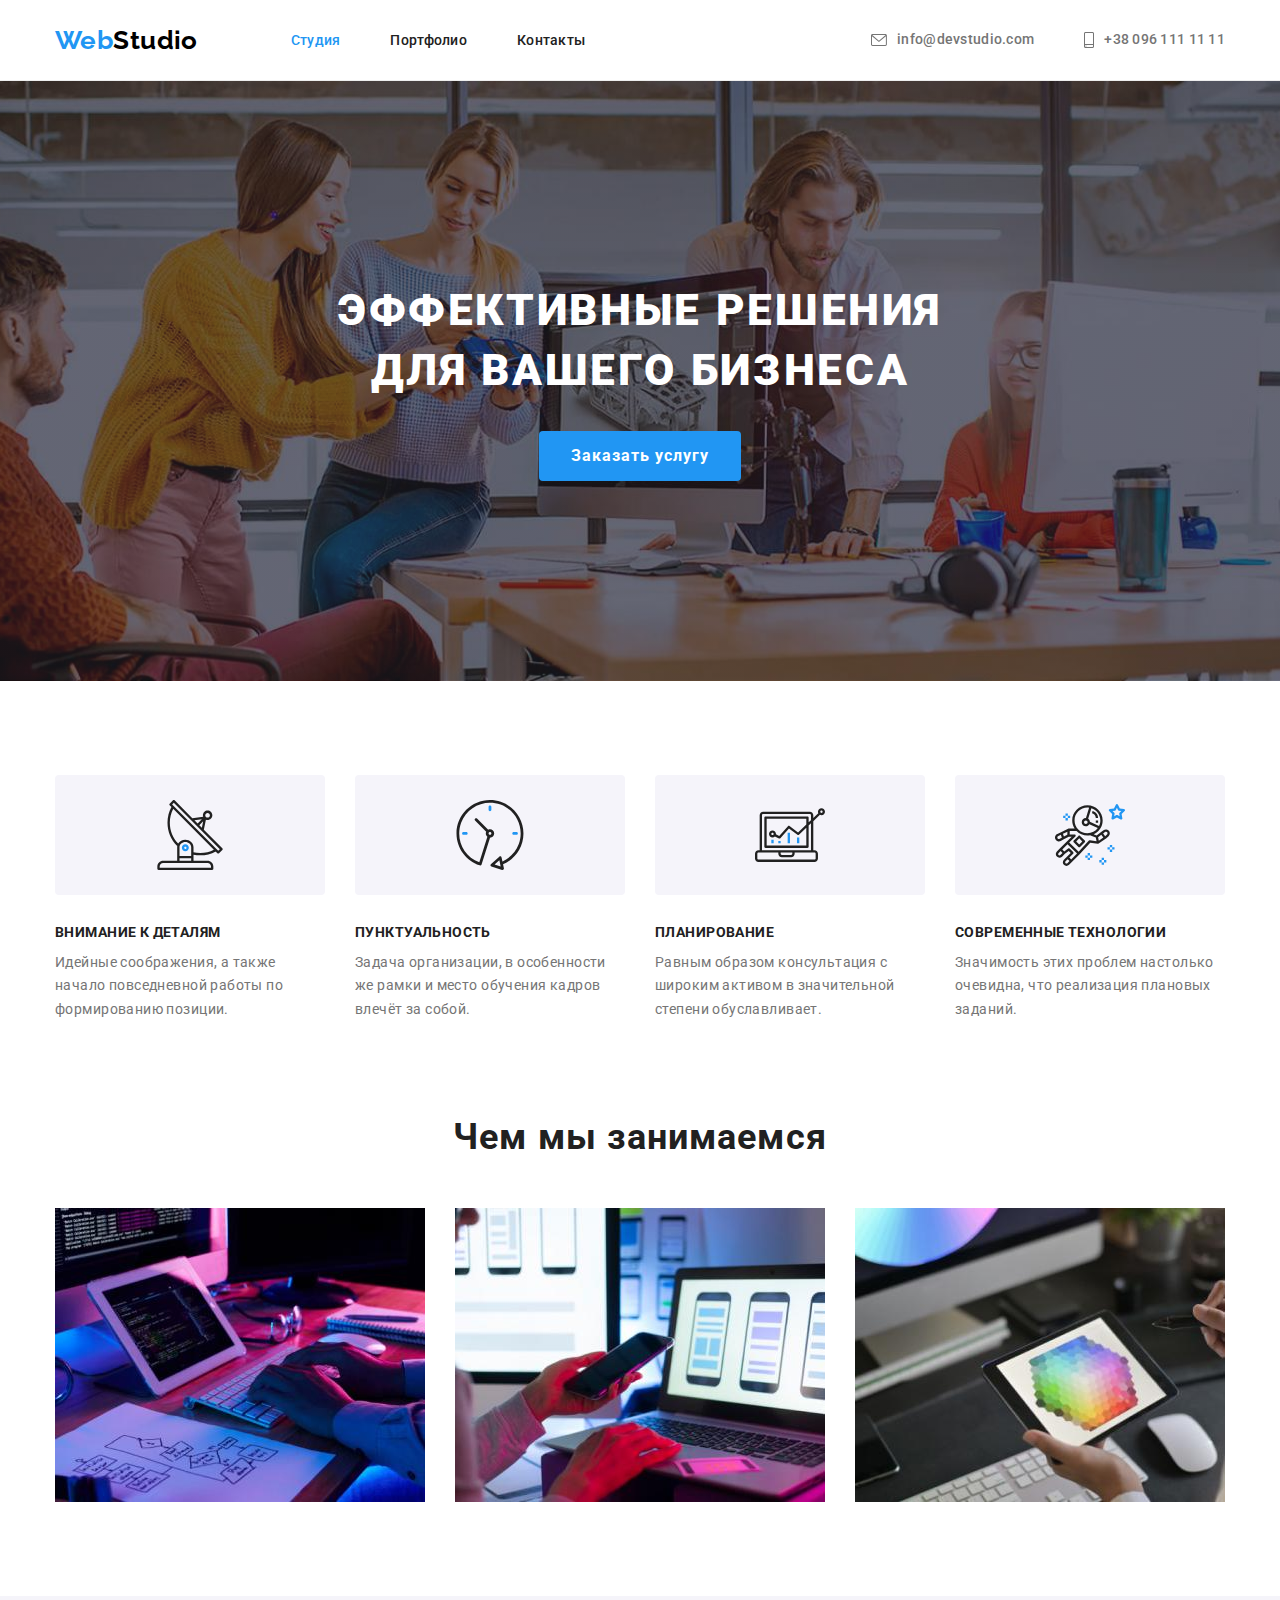
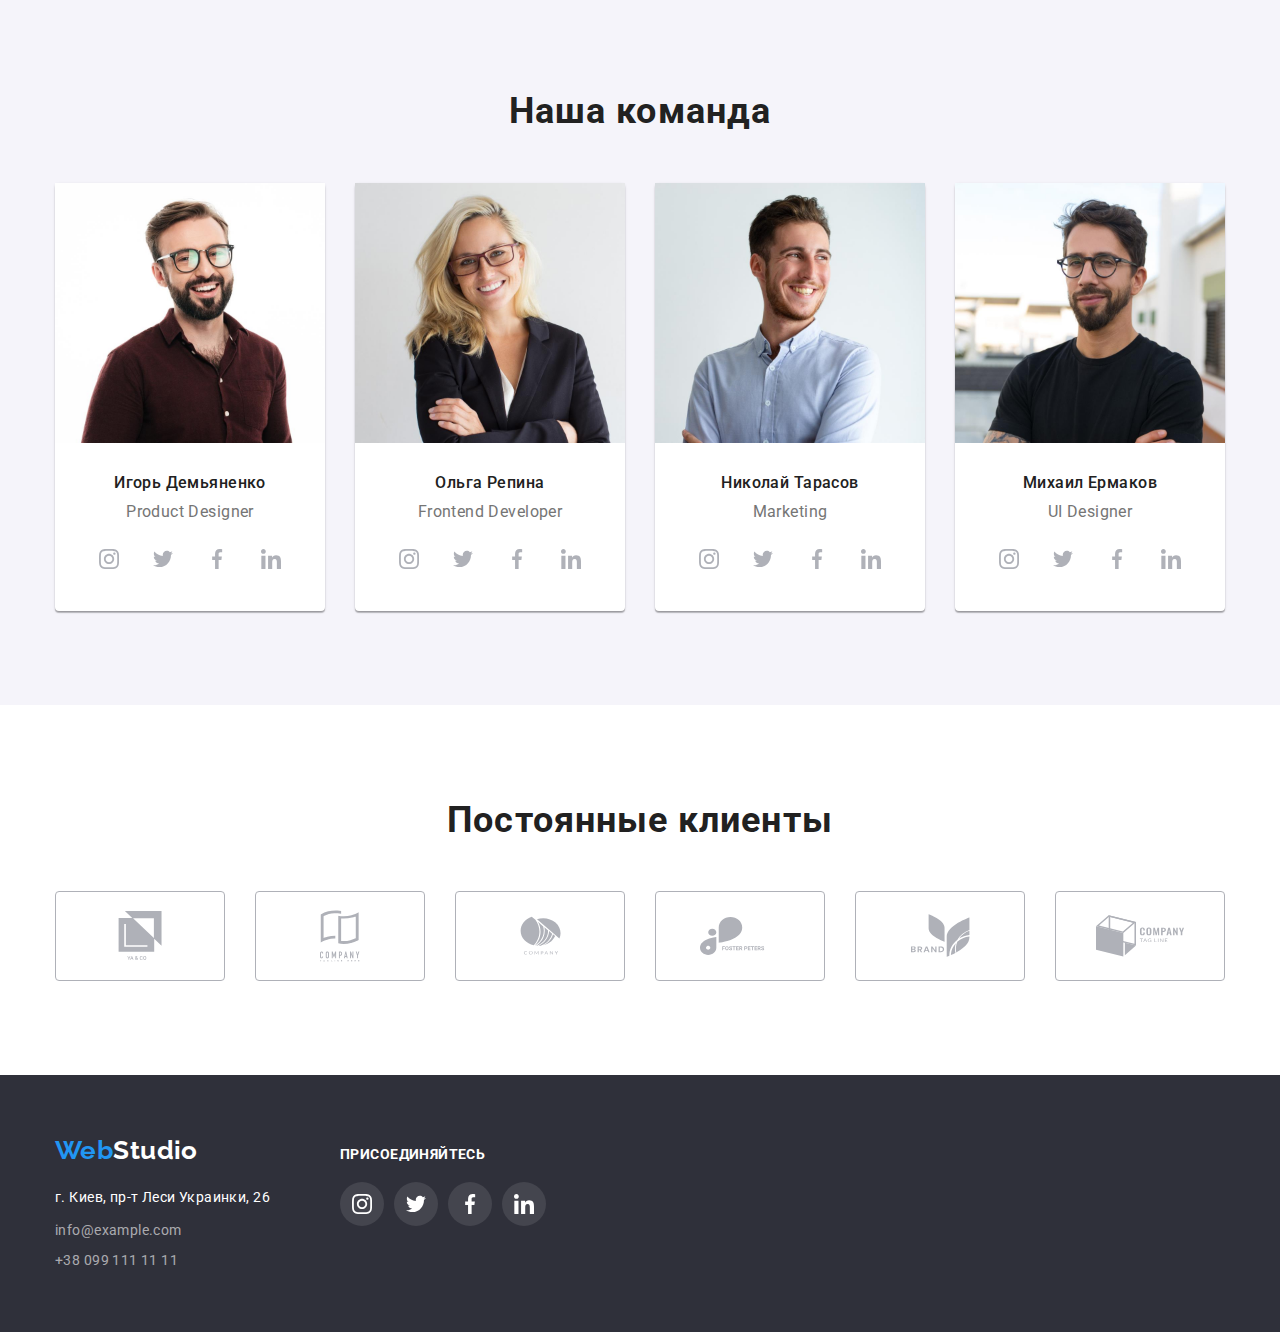
<file: index.html>
<!DOCTYPE html>
<html lang="ru">
  <head>
    <meta charset="UTF-8"/>
    <meta name="viewport" content="width=device-width, initial-scale=1.0"/>
    <title>goit-markup-hw-04</title>

    <link rel="preconnect" href="https://fonts.gstatic.com"/>
    <link
      href="https://fonts.googleapis.com/css2?family=Raleway:wght@700&family=Roboto:wght@400;500;700;900&display=swap"
      rel="stylesheet"/>

    <link rel="stylesheet" href="./css/modern-normalize.css"/>
    <link rel="stylesheet" href="./css/visually-hidden.css"/>

    <!-- Основные стили -->
    <link rel="stylesheet" href="./css/styles.css"/>
  </head>

  <body>
    <!--Шапка-->
    <header>
      <div class="container">
        <nav class="nav">
          <a href="./index.html" lang="en" class="logo">
            Web<span class="logo-part">Studio</span>
          </a>
          <ul class="nav-list">
            <li class="nav-list-item">
              <a href="./index.html" class="nav-link current-page">Студия</a>
            </li>
    
            <li class="nav-list-item">
              <a href="./portfolio.html" class="nav-link">Портфолио</a>
            </li>
    
            <li class="nav-list-item">
              <a href="#contacts" class="nav-link">Контакты</a>
            </li>
          </ul>
        </nav>
        <address class="address-list">
          <a href="mailto:info@devstudio.com" lang="en" class="address-item">
            <svg class="address-icon" width="16" height="12">
              <use href="./images/icons.svg#icon-envelope"></use>
            </svg>
            info@devstudio.com
          </a>
    
          <a href="tel:+380961111111" class="address-item">
            <svg class="address-icon" width="10" height="16">
              <use href="./images/icons.svg#icon-smartphone"></use>
            </svg>
            +38 096 111 11 11
          </a>
        </address>
      </div>
    </header>

    <main>
      <!--Герой-->
      <section class="hero">
        <h1 class="hero-title uppercase">
          Эффективные решения<br />для вашего бизнеса
        </h1>
        <button class="button">Заказать услугу</button>
      </section>

      <!--Преимущества-->
    <section class="features section">
      <div class="container">
        <h2 class="visually-hidden">Наши ценности</h2>
        <ul class="card-set">
          <li class="card">
            <div class="card-thumb">
              <svg class="features-icon" height="70" width="70">
                <use href="./images/icons.svg#icon-antenna"></use>
              </svg>
            </div>
            <h3 class="features-title uppercase">Внимание к деталям</h3>
            <p>
              Идейные соображения, а также начало повседневной работы по
              формированию позиции.
            </p>
          </li>
    
          <li class="card">
            <div class="card-thumb">
              <svg class="features-icon" height="70" width="70">
                <use href="./images/icons.svg#icon-clock"></use>
              </svg>
            </div>
            <h3 class="features-title uppercase">Пунктуальность</h3>
            <p>
              Задача организации, в особенности же рамки и место обучения
              кадров влечёт за собой.
            </p>
          </li>
    
          <li class="card">
            <div class="card-thumb">
              <svg class="features-icon" height="70" width="70">
                <use href="./images/icons.svg#icon-diagram"></use>
              </svg>
            </div>
            <h3 class="features-title uppercase">Планирование</h3>
            <p>
              Равным образом консультация с широким активом в значительной
              степени обуславливает.
            </p>
          </li>
    
          <li class="card">
            <div class="card-thumb">
              <svg class="features-icon" height="70" width="70">
                <use href="./images/icons.svg#icon-astronaut"></use>
              </svg>
            </div>
            <h3 class="features-title uppercase">Современные технологии</h3>
            <p>
              Значимость этих проблем настолько очевидна, что реализация
              плановых заданий.
            </p>
          </li>
        </ul>
       </div>
    </section>

      <!--Чем мы занимаемся-->
      <section class="about section">
        <div class="container">
          <h2 class="section-title">Чем мы занимаемся</h2>
          <ul class="card-set">
            <li class="about-card">
              <div class="card-thumb">
                <img
                  class="about-image"
                  src="./images/picture-1.jpg"
                  alt="Десктопные приложения"
                  width="370"
                />
              </div>
            </li>
            <li class="about-card">
              <div class="card-thumb">
                <img
                  class="about-image"
                  src="./images/picture-2.jpg"
                  alt="Мобильные приложения"
                  width="370"
                />
              </div>
            </li>
            <li class="about-card">
              <div class="card-thumb">
                <img
                  class="about-image"
                  src="./images/picture-3.jpg"
                  alt="Дизайнерские решения"
                  width="370"
                />
              </div>
            </li>
          </ul>
        </div>
      </section>

      <!--Наша команда-->
      <section class="team section">
        <div class="container">
          <h2 class="section-title">Наша команда</h2>
          <ul class="card-set">
            <li class="card-set-item">
              <div class="card-thumb">
                <img src="./images/picture-4.jpg" alt="Product Designer Игорь Демьяненко" width="270" />
              </div>
              <div class="card-content">
                <h3 class="card-title">Игорь Демьяненко</h3>
                <p class="card-item" lang="en">Product Designer</p>
                <ul class="social-links">
                  <li class="social-links-item">
                    <a class="social-link instagram" href="#" rel="nofollow noopener noreferrer" target="blanc">
                      <svg class="features-icon" height="20" width="20">
                        <use href="./images/icons.svg#icon-instagram"></use>
                      </svg>
                    </a>
                  </li>
      
                  <li class="social-links-item">
                    <a class="social-link twitter" href="#" rel="nofollow noopener noreferrer" target="blanc">
                      <svg class="features-icon" height="20" width="20">
                        <use href="./images/icons.svg#icon-twitter"></use>
                      </svg>
                    </a>
                  </li>
      
                  <li class="social-links-item">
                    <a class="social-link facebook" href="#" rel="nofollow noopener noreferrer" target="blanc">
                      <svg class="features-icon" height="20" width="20">
                        <use href="./images/icons.svg#icon-facebook"></use>
                      </svg>
                    </a>
                  </li>
      
                  <li class="social-links-item">
                    <a class="social-link linkedin" href="#" rel="nofollow noopener noreferrer" target="blanc">
                      <svg class="features-icon" height="20" width="20">
                        <use href="./images/icons.svg#icon-linkedin"></use>
                      </svg>
                    </a>
                  </li>
                </ul>
              </div>
            </li>
      
            <li class="card-set-item">
              <div class="card-thumb">
                <img src="./images/picture-5.jpg" alt="Frontend Developer Ольга Репина" width="270" />
              </div>
              <div class="card-content">
                <h3 class="card-title">Ольга Репина</h3>
                <p class="card-item" lang="en">Frontend Developer</p>
                <ul class="social-links">
                  <li class="social-links-item">
                    <a class="social-link instagram" href="#" rel="nofollow noopener noreferrer" target="blanc">
                      <svg class="features-icon" height="20" width="20">
                        <use href="./images/icons.svg#icon-instagram"></use>
                      </svg>
                    </a>
                  </li>
      
                  <li class="social-links-item">
                    <a class="social-link twitter" href="#" rel="nofollow noopener noreferrer" target="blanc">
                      <svg class="features-icon" height="20" width="20">
                        <use href="./images/icons.svg#icon-twitter"></use>
                      </svg>
                    </a>
                  </li>
      
                  <li class="social-links-item">
                    <a class="social-link facebook" href="#" rel="nofollow noopener noreferrer" target="blanc">
                      <svg class="features-icon" height="20" width="20">
                        <use href="./images/icons.svg#icon-facebook"></use>
                      </svg>
                    </a>
                  </li>
      
                  <li class="social-links-item">
                    <a class="social-link linkedin" href="#" rel="nofollow noopener noreferrer" target="blanc">
                      <svg class="features-icon" height="20" width="20">
                        <use href="./images/icons.svg#icon-linkedin"></use>
                      </svg>
                    </a>
                  </li>
                </ul>
              </div>
            </li>
      
            <li class="card-set-item">
              <div class="card-thumb">
                <img src="./images/picture-6.jpg" alt="Marketing Николай Тарасов" width="270" />
              </div>
              <div class="card-content">
                <h3 class="card-title">Николай Тарасов</h3>
                <p class="card-item" lang="en">Marketing</p>
                <ul class="social-links">
                  <li class="social-links-item">
                    <a class="social-link instagram" href="#" rel="nofollow noopener noreferrer" target="blanc">
                      <svg class="features-icon" height="20" width="20">
                        <use href="./images/icons.svg#icon-instagram"></use>
                      </svg>
                    </a>
                  </li>
      
                  <li class="social-links-item">
                    <a class="social-link twitter" href="#" rel="nofollow noopener noreferrer" target="blanc">
                      <svg class="features-icon" height="20" width="20">
                        <use href="./images/icons.svg#icon-twitter"></use>
                      </svg>
                    </a>
                  </li>
      
                  <li class="social-links-item">
                    <a class="social-link facebook" href="#" rel="nofollow noopener noreferrer" target="blanc">
                      <svg class="features-icon" height="20" width="20">
                        <use href="./images/icons.svg#icon-facebook"></use>
                      </svg>
                    </a>
                  </li>
      
                  <li class="social-links-item">
                    <a class="social-link linkedin" href="#" rel="nofollow noopener noreferrer" target="blanc">
                      <svg class="features-icon" height="20" width="20">
                        <use href="./images/icons.svg#icon-linkedin"></use>
                      </svg>
                    </a>
                  </li>
                </ul>
              </div>
            </li>
      
            <li class="card-set-item">
              <div class="card-thumb">
                <img src="./images/picture-7.jpg" alt="UI Designer Михаил Ермаков" width="270" />
              </div>
              <div class="card-content">
                <h3 class="card-title">Михаил Ермаков</h3>
                <p class="card-item" lang="en">UI Designer</p>
                <ul class="social-links">
                  <li class="social-links-item">
                    <a class="social-link instagram" href="#" rel="nofollow noopener noreferrer" target="blanc">
                      <svg class="features-icon" height="20" width="20">
                        <use href="./images/icons.svg#icon-instagram"></use>
                      </svg>
                    </a>
                  </li>
      
                  <li class="social-links-item">
                    <a class="social-link twitter" href="#" rel="nofollow noopener noreferrer" target="blanc">
                      <svg class="features-icon" height="20" width="20">
                        <use href="./images/icons.svg#icon-twitter"></use>
                      </svg>
                    </a>
                  </li>
      
                  <li class="social-links-item">
                    <a class="social-link facebook" href="#" rel="nofollow noopener noreferrer" target="blanc">
                      <svg class="features-icon" height="20" width="20">
                        <use href="./images/icons.svg#icon-facebook"></use>
                      </svg>
                    </a>
                  </li>
      
                  <li class="social-links-item">
                    <a class="social-link linkedin" href="#" rel="nofollow noopener noreferrer" target="blanc">
                      <svg class="features-icon" height="20" width="20">
                        <use href="./images/icons.svg#icon-linkedin"></use>
                      </svg>
                    </a>
                  </li>
                </ul>
              </div>
            </li>
          </ul>
        </div>
      </section>

      
      <!--Постоянные клиенты-->
      <section class="clients section">
        <div class="container">
          <h2 class="section-title">Постоянные клиенты</h2>
          <ul class="card-set">
            <li class="card-set-item">
              <a class="client-link" href="#" rel="nofollow noopener noreferrer" target="blanc">
                <svg class="features-icon" width="44.27" height="49.23">
                  <use href="./images/icons.svg#icon-logo"></use>
                </svg>
              </a>
            </li>
      
            <li class="card-set-item">
              <a class="client-link" href="#" rel="nofollow noopener noreferrer" target="blanc">
                <svg class="features-icon" width="40" height="52">
                  <use href="./images/icons.svg#icon-logo-1"></use>
                </svg>
              </a>
            </li>
      
            <li class="card-set-item">
              <a class="client-link" href="#" rel="nofollow noopener noreferrer" target="blanc">
                <svg class="features-icon" width="41" height="42.6">
                  <use href="./images/icons.svg#icon-logo-2"></use>
                </svg>
              </a>
            </li>
      
            <li class="card-set-item">
              <a class="client-link" href="#" rel="nofollow noopener noreferrer" target="blanc">
                <svg class="features-icon" width="79.66" height="42.02">
                  <use href="./images/icons.svg#icon-logo-3"></use>
                </svg>
              </a>
            </li>
      
            <li class="card-set-item">
              <a class="client-link" href="#" rel="nofollow noopener noreferrer" target="blanc">
                <svg class="features-icon" width="59" height="47">
                  <use href="./images/icons.svg#icon-logo-4"></use>
                </svg>
              </a>
            </li>
      
            <li class="card-set-item">
              <a class="client-link" href="#" rel="nofollow noopener noreferrer" target="blanc">
                <svg class="features-icon" width="88.48" height="45.44">
                  <use href="./images/icons.svg#icon-logo-5"></use>
                </svg>
              </a>
            </li>
          </ul>
        </div>
      </section>
      </main>

    <!--Футер-->
    <footer class="footer">
      <div class="container">
        <div class="footer-address-sidebar">
          <a href="./index.html" lang="en" class="logo">
            Web<span class="logo-part">Studio</span>
          </a>
          <address id="contacts" class="address-list">
            <a href="https://goo.gl/maps/3aquBBFfu6E2QgFt6" class="address-item map" rel="nofollow noopener noreferrer"
              target="blanc">
              г. Киев, пр-т Леси Украинки, 26
            </a>
    
            <a href="mailto:info@example.com" lang="en" class="address-item">
              info@example.com
            </a>
    
            <a href="tel:+380991111111" class="address-item">
              +38 099 111 11 11
            </a>
          </address>
        </div>
    
        <div class="footer-socials-sidebar">
          <p>присоединяйтесь</p>
    
          <ul class="social-links">
            <li class="social-links-item">
              <a class="social-link instagram" href="#" rel="nofollow noopener noreferrer" target="blanc">
                <svg class="features-icon" height="20" width="20">
                  <use href="./images/icons.svg#icon-instagram"></use>
                </svg>
              </a>
            </li>
    
            <li class="social-links-item">
              <a class="social-link twitter" href="#" rel="nofollow noopener noreferrer" target="blanc">
                <svg class="features-icon" height="20" width="20">
                  <use href="./images/icons.svg#icon-twitter"></use>
                </svg>
              </a>
            </li>
    
            <li class="social-links-item">
              <a class="social-link facebook" href="#" rel="nofollow noopener noreferrer" target="blanc">
                <svg class="features-icon" height="20" width="20">
                  <use href="./images/icons.svg#icon-facebook"></use>
                </svg>
              </a>
            </li>
    
            <li class="social-links-item">
              <a class="social-link linkedin" href="#" rel="nofollow noopener noreferrer" target="blanc">
                <svg class="features-icon" height="20" width="20">
                  <use href="./images/icons.svg#icon-linkedin"></use>
                </svg>
              </a>
            </li>
          </ul>
        </div>
      </div>
    </footer>
    </body>
    
    </html>
</file>
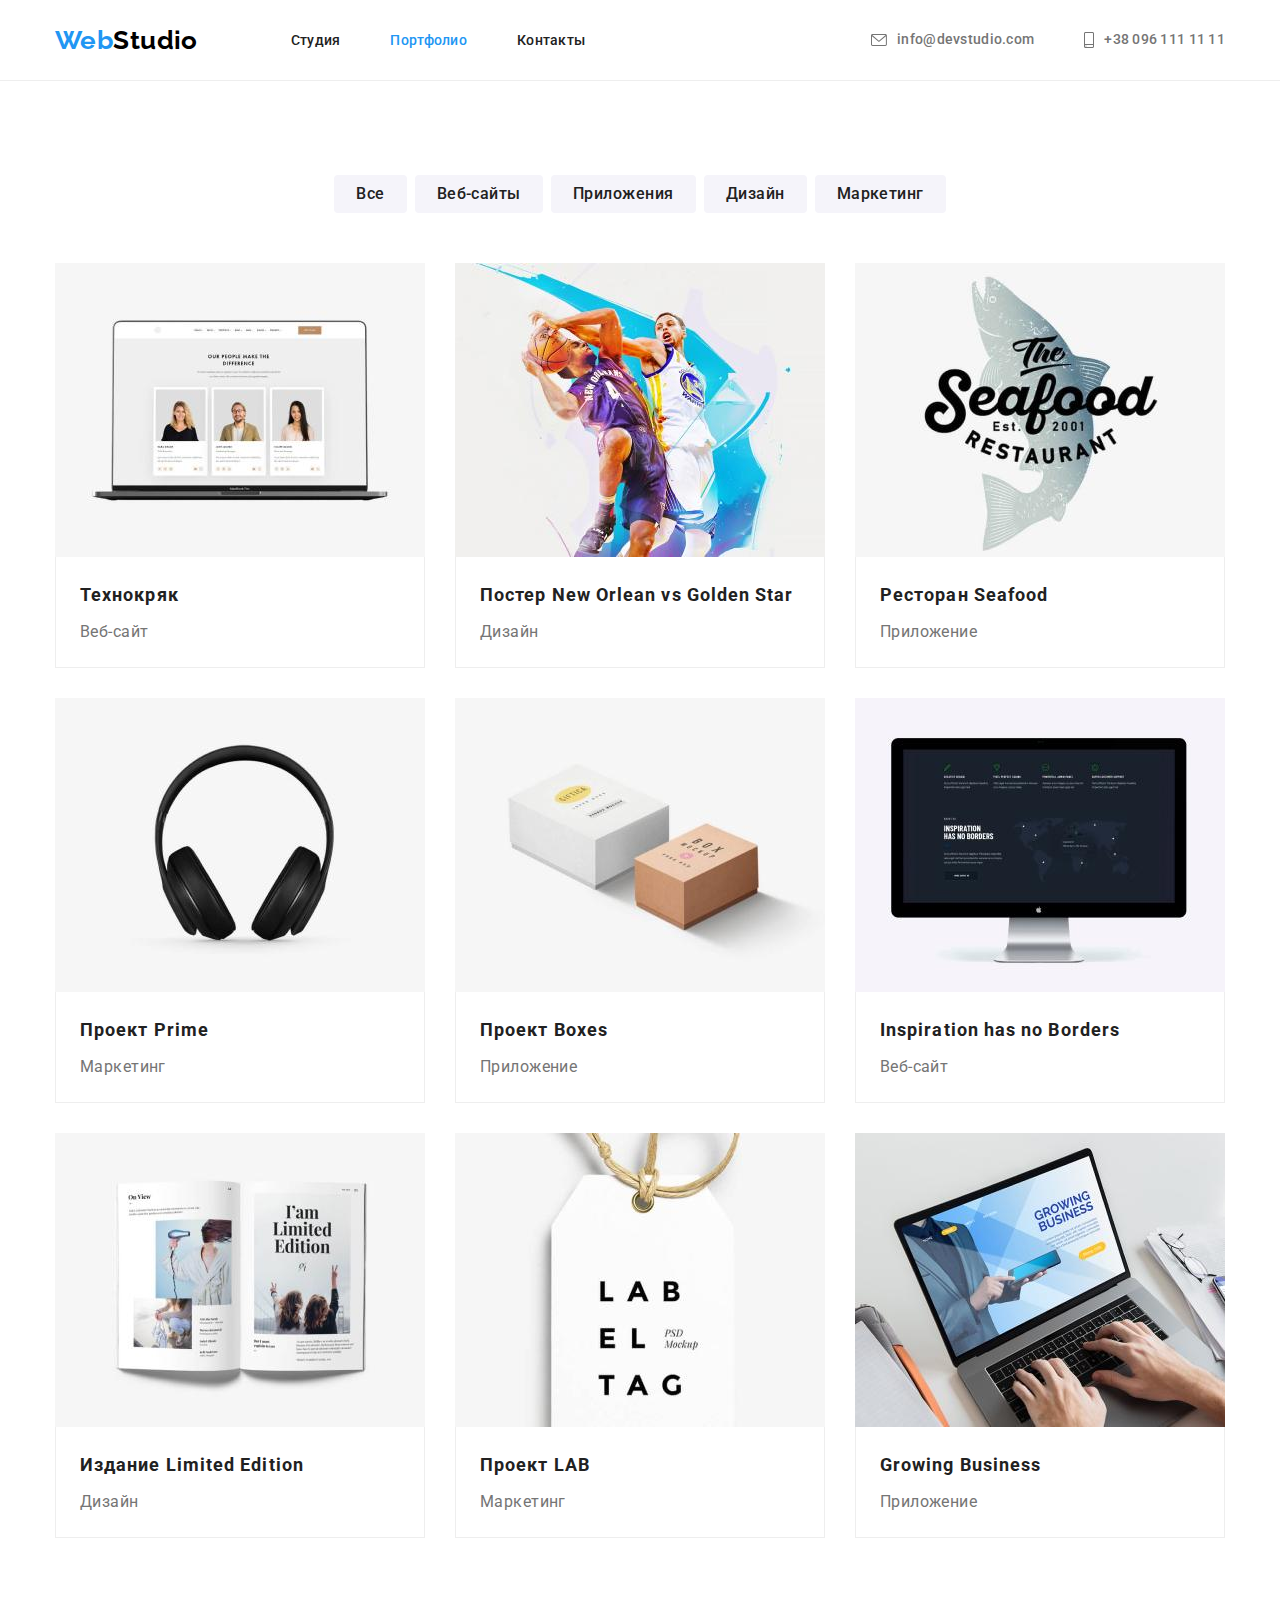
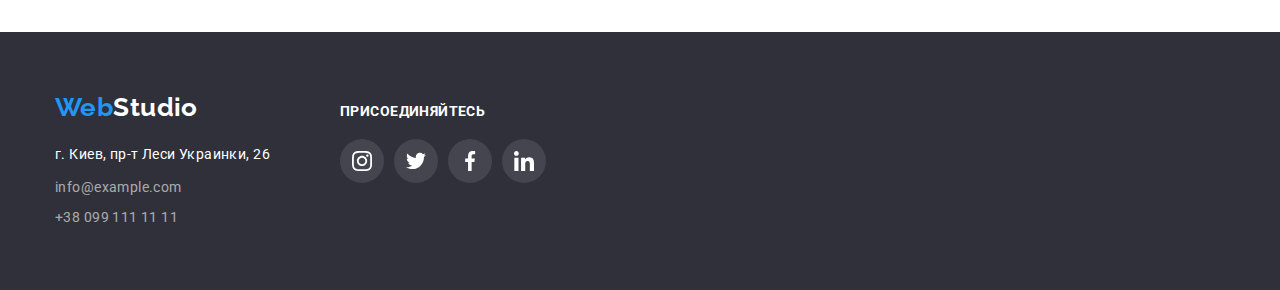
<file: portfolio.html>
<!DOCTYPE html>
<html lang="ru">
  <head>
    <meta charset="UTF-8" />
    <meta name="viewport" content="width=device-width, initial-scale=1.0"/>
    <title>goit-markup-hw-04</title>

    <link rel="preconnect" href="https://fonts.gstatic.com"/>
    <link
      href="https://fonts.googleapis.com/css2?family=Raleway:wght@700&family=Roboto:wght@400;500;700;900&display=swap"
      rel="stylesheet"
    />

    <link rel="stylesheet" href="./css/modern-normalize.css"/>
    <link rel="stylesheet" href="./css/visually-hidden.css"/>

    <!-- Основные стили -->
    <link rel="stylesheet" href="./css/styles.css"/>
  </head>

  <body>
    <header>
      <div class="container">
        <nav class="nav">
          <a href="./index.html" lang="en" class="logo">
            Web<span class="logo-part">Studio</span>
          </a>
          <ul class="nav-list">
            <li class="nav-list-item">
              <a href="./index.html" class="nav-link">Студия</a>
            </li>
  
            <li class="nav-list-item">
              <a href="./portfolio.html" class="nav-link current-page">Портфолио</a>
            </li>
  
            <li class="nav-list-item">
              <a href="#contacts" class="nav-link">Контакты</a>
            </li>
          </ul>
        </nav>
        <address class="address-list">
          <a href="mailto:info@devstudio.com" lang="en" class="address-item">
            <svg class="address-icon" width="16" height="12">
              <use href="./images/icons.svg#icon-envelope"></use>
            </svg>
            info@devstudio.com
          </a>
  
          <a href="tel:+380961111111" class="address-item">
            <svg class="address-icon" width="10" height="16">
              <use href="./images/icons.svg#icon-smartphone"></use>
            </svg>
            +38 096 111 11 11
          </a>
        </address>
      </div>
    </header>
  
    <main>
      <section class="portfolio section">
        <div class="container">
          <h1 class="visually-hidden">Портфолио</h1>
  
          <!-- Filter buttons -->
          <ul class="filter-set">
            <li class="filter-item">
              <button class="button">Все</button>
            </li>
  
            <li class="filter-item">
              <button class="button">Веб-сайты</button>
            </li>
  
            <li class="filter-item">
              <button class="button">Приложения</button>
            </li>
  
            <li class="filter-item">
              <button class="button">Дизайн</button>
            </li>
  
            <li class="filter-item">
              <button class="button">Маркетинг</button>
            </li>
          </ul>
  
          <!-- Portfolio cards -->
          <ul class="portfolio card-set">
            <li class="portfolio-item">
              <a href="#" class="portfolio-item-link">
                <div class="card-thumb">
                  <img src="./images/portfolio-1.jpg" width="370" alt="Веб-сайт Технокряк" />
                </div>
                <div class="portfolio-text">
                  <h2 class="portfolio-title">Технокряк</h2>
                  <p class="portfolio-type">Веб-сайт</p>
                </div>
              </a>
            </li>
  
            <li class="portfolio-item">
              <a href="#" class="portfolio-item-link">
                <div class="card-thumb">
                  <img src="./images/portfolio-2.jpg" width="370" alt="Дизайн Постер New Orlean vs Golden Star" />
                </div>
                <div class="portfolio-text">
                  <h2 class="portfolio-title">
                    Постер <span lang="en">New Orlean vs Golden Star</span>
                  </h2>
                  <p class="portfolio-type">Дизайн</p>
                </div>
              </a>
            </li>
  
            <li class="portfolio-item">
              <a href="#" class="portfolio-item-link">
                <div class="card-thumb">
                  <img src="./images/portfolio-3.jpg" width="370" alt="Приложение Ресторан Seafood" />
                </div>
                <div class="portfolio-text">
                  <h2 class="portfolio-title">
                    Ресторан <span lang="en">Seafood</span>
                  </h2>
                  <p class="portfolio-type">Приложение</p>
                </div>
              </a>
            </li>
  
            <li class="portfolio-item">
              <a href="#" class="portfolio-item-link">
                <div class="card-thumb">
                  <img src="./images/portfolio-4.jpg" width="370" alt="Приложение Проект Prime" />
                </div>
                <div class="portfolio-text">
                  <h2 class="portfolio-title">
                    Проект <span lang="en">Prime</span>
                  </h2>
                  <p class="portfolio-type">Маркетинг</p>
                </div>
              </a>
            </li>
  
            <li class="portfolio-item">
              <a href="#" class="portfolio-item-link">
                <div class="card-thumb">
                  <img src="./images/portfolio-5.jpg" width="370" alt="Приложение Проект Boxes" />
                </div>
                <div class="portfolio-text">
                  <h2 class="portfolio-title">
                    Проект <span lang="en">Boxes</span>
                  </h2>
                  <p class="portfolio-type">Приложение</p>
                </div>
              </a>
            </li>
  
            <li class="portfolio-item">
              <a href="#" class="portfolio-item-link">
                <div class="card-thumb">
                  <img src="./images/portfolio-6.jpg" width="370" alt="Веб-сайт Inspiration has no Borders" />
                </div>
                <div class="portfolio-text">
                  <h2 class="portfolio-title" lang="en">
                    Inspiration has no Borders
                  </h2>
                  <p class="portfolio-type">Веб-сайт</p>
                </div>
              </a>
            </li>
  
            <li class="portfolio-item">
              <a href="#" class="portfolio-item-link">
                <div class="card-thumb">
                  <img src="./images/portfolio-7.jpg" width="370" alt="Дизайн Издание Limited Edition" />
                </div>
                <div class="portfolio-text">
                  <h2 class="portfolio-title">
                    Издание <span lang="en">Limited Edition</span>
                  </h2>
                  <p class="portfolio-type">Дизайн</p>
                </div>
              </a>
            </li>
  
            <li class="portfolio-item">
              <a href="#" class="portfolio-item-link">
                <div class="card-thumb">
                  <img src="./images/portfolio-8.jpg" width="370" alt="Маркетинг Проект LAB" />
                </div>
                <div class="portfolio-text">
                  <h2 class="portfolio-title">
                    Проект <span lang="en">LAB</span>
                  </h2>
                  <p class="portfolio-type">Маркетинг</p>
                </div>
              </a>
            </li>
  
            <li class="portfolio-item">
              <a href="#" class="portfolio-item-link">
                <div class="card-thumb">
                  <img src="./images/portfolio-9.jpg" width="370" alt="Приложение Growing Business" />
                </div>
                <div class="portfolio-text">
                  <h2 class="portfolio-title" lang="en">Growing Business</h2>
                  <p class="portfolio-type">Приложение</p>
                </div>
              </a>
            </li>
          </ul>
        </div>
      </section>
    </main>
  
    <footer class="footer">
      <div class="container">
        <div class="footer-address-sidebar">
          <a href="./index.html" lang="en" class="logo">
            Web<span class="logo-part">Studio</span>
          </a>
          <address id="contacts" class="address-list">
            <a href="https://goo.gl/maps/3aquBBFfu6E2QgFt6" class="address-item map" rel="nofollow noopener noreferrer"
              target="blanc">
              г. Киев, пр-т Леси Украинки, 26
            </a>
  
            <a href="mailto:info@example.com" lang="en" class="address-item">
              info@example.com
            </a>
  
            <a href="tel:+380991111111" class="address-item">
              +38 099 111 11 11
            </a>
          </address>
        </div>
  
        <div class="footer-socials-sidebar">
          <p>присоединяйтесь</p>
  
          <ul class="social-links">
            <li class="social-links-item">
              <a class="social-link instagram" href="#" rel="nofollow noopener noreferrer" target="blanc">
                <svg class="features-icon" height="20" width="20">
                  <use href="./images/icons.svg#icon-instagram"></use>
                </svg>
              </a>
            </li>
  
            <li class="social-links-item">
              <a class="social-link twitter" href="#" rel="nofollow noopener noreferrer" target="blanc">
                <svg class="features-icon" height="20" width="20">
                  <use href="./images/icons.svg#icon-twitter"></use>
                </svg>
              </a>
            </li>
  
            <li class="social-links-item">
              <a class="social-link facebook" href="#" rel="nofollow noopener noreferrer" target="blanc">
                <svg class="features-icon" height="20" width="20">
                  <use href="./images/icons.svg#icon-facebook"></use>
                </svg>
              </a>
            </li>
  
            <li class="social-links-item">
              <a class="social-link linkedin" href="#" rel="nofollow noopener noreferrer" target="blanc">
                <svg class="features-icon" height="20" width="20">
                  <use href="./images/icons.svg#icon-linkedin"></use>
                </svg>
              </a>
            </li>
          </ul>
        </div>
      </div>
    </footer>
  </body>
  
  </html>
</file>
<file: css/visually-hidden.css>
.visually-hidden {
  position: absolute;
  width: 1px;
  height: 1px;
  margin: -1px;
  border: 0;
  padding: 0;

  white-space: nowrap;
  clip-path: inset(100%);
  clip: rect(0 0 0 0);
  overflow: hidden;
}
</file>
<file: css/styles.css>
:root {
  --accent-color: #2196f3;
  --hover-background-color: #188ce8;
  --secondary-color: #212121;
  --primary-color: #757575;
  --white-color: #ffffff;
  --border-color: #ececec;
  --secondary-background-color: #f5f4fa;
  --address-primary-color: rgba(255, 255, 255, 0.6);
  --black-color: #000000;
  --primary-background-color: #2f303a;
  --card-set-gap: 30px;
  --border-color: #eeeeee;
  --social-link-color: #afb1b8;
  --hero-bg-color: #c4c4c4;
  --hero-overlay-color: rgba(47, 48, 58, 0.4);
  --footer-socials-bg-color: rgba(255, 255, 255, 0.1);
  --box-shadow: 0px 1px 3px rgba(0, 0, 0, 0.12), 0px 1px 1px rgba(0, 0, 0, 0.14),
    0px 2px 1px rgba(0, 0, 0, 0.2);

  --portfolio-box-shadow: 0px 1px 1px rgba(0, 0, 0, 0.12),
    0px 4px 4px rgba(0, 0, 0, 0.06), 1px 4px 6px rgba(0, 0, 0, 0.16);
  --button-shadow: 0px 3px 1px rgba(0, 0, 0, 0.1),
    0px 1px 2px rgba(0, 0, 0, 0.08), 0px 2px 2px rgba(0, 0, 0, 0.12);
}

ul {
  list-style: none;
}

a {
  text-decoration: none;
  font-style: normal;
}

.uppercase {
  text-transform: uppercase;
}

body {
  font-family: "Roboto", sans-serif;
  font-weight: 400;
  font-size: 14px;
  line-height: 1.71;
  letter-spacing: 0.03em;
  background-color: var(--white-color);
  color: var(--primary-color);
}

.container {
  display: flex;
  width: 1200px;
  padding-left: 15px;
  padding-right: 15px;
  margin-left: auto;
  margin-right: auto;
}

header .container {
  display: flex;
  align-items: center;
  justify-content: space-between;
}

header .nav {
  display: flex;
  align-items: center;
}

header {
  border-bottom: 1px solid var(--border-color);
}

h1,
h2,
h3,
h4,
h5,
h6,
p,
ul {
  margin: 0;
  padding: 0;
}

.card-set {
  display: flex;
  flex-wrap: wrap;

  list-style: none;
  padding: 0;
  margin: 0;

  margin-top: calc(-1 * var(--card-set-gap));
  margin-left: calc(-1 * var(--card-set-gap));
}

.card-set-item {
  flex-basis: calc(100% / 4 - var(--card-set-gap));

  margin-top: var(--card-set-gap);
  margin-left: var(--card-set-gap);

  box-shadow: var(--box-shadow);

  border-radius: 4px;
  text-align: center;

  background-color: var(--white-color);
}

.card-thumb {
  display: block;
}

img {
  display: block;
  max-width: 100%;
  height: 100%;
  object-fit: cover;
}

.card-content {
  padding: 30px 32px;
  text-align: center;
}

.hero {
  display: flex;
  flex-direction: column;
  justify-content: center;
  align-items: center;

  max-width: 1600px;
  margin-left: auto;
  margin-right: auto;

  background-color: var(--hero-bg-color);
  background-image: linear-gradient(
      to top,
      var(--hero-overlay-color),
      var(--hero-overlay-color)
    ),
    url(../images/hero.jpg);

  background-repeat: no-repeat;
  background-size: cover;
  background-position: center;

  color: var(--white-color);
}

.hero-title {
  margin-top: 200px;
  margin-bottom: 30px;

  font-weight: 900;
  font-size: 44px;
  line-height: 1.36;
  letter-spacing: 0.06em;

  text-align: center;
}

.hero .button {
  display: block;
  margin-bottom: 200px;
  padding: 10px 32px;
  font-weight: 700;
  color: currentColor;
  font-size: 16px;
  line-height: 1.87;
  letter-spacing: 0.06em;
  background-color: var(--accent-color);
  border: none;
  text-align: center;
}

.button {
  font-weight: 500;
  color: var(--secondary-color);
  font-size: 16px;
  line-height: 1.62;
  letter-spacing: 0.03em;
  background-color: var(--secondary-background-color);
  border: none;
  padding: 6px 22px;
  border-radius: 4px;
  cursor: pointer;
}

.button:hover,
.button:focus {
  color: var(--white-color);
  background-color: var(--accent-color);
  outline: none;

  box-shadow: var(--button-shadow);
}

.hero .button:hover,
.hero .button:focus {
  background-color: var(--hover-background-color);
  outline: none;
}

.logo {
  margin-right: 93px;
  font-family: "Raleway", sans-serif;
  font-weight: 700;
  font-size: 26px;
  line-height: 1.19;
  color: var(--accent-color);
}

.logo:hover,
.logo:focus {
  outline: none;
}

header .logo-part {
  color: var(--black-color);
}

.nav-list {
  display: flex;
}

.nav-list-item:not(.nav-list-item:last-child) {
  margin-right: 50px;
}

.nav-link {
  display: inline-block;
  padding-top: 32px;
  padding-bottom: 32px;

  color: var(--secondary-color);
  font-weight: 500;
  line-height: 1.1428;
  letter-spacing: 0.02em;
}

.nav-link:hover,
.nav-link:focus {
  color: var(--accent-color);
  outline: none;
}

.current-page {
  color: var(--accent-color);
}

.current-page:hover,
.current-page:focus {
  color: var(--hover-background-color);
}

.features-title {
  margin-bottom: 10px;
  font-size: 14px;
  line-height: 1.14;
  color: var(--secondary-color);
}

.section {
  padding-top: 94px;
  padding-bottom: 94px;
}

.section-title {
  margin-bottom: 50px;
  font-weight: 700;
  font-size: 36px;
  letter-spacing: 0.03em;
  line-height: 1.17;
  color: var(--secondary-color);
}

.team {
  background-color: var(--secondary-background-color);
}

.team .card-thumb {
  max-height: 260px;
}

.card {
  background-color: var(--white-color);
  max-width: 270px;
}

.portfolio .container {
  flex-direction: column;
}

.portfolio-item {
  background-color: var(--white-color);

  flex-basis: calc(100% / 3 - var(--card-set-gap));

  margin-top: var(--card-set-gap);
  margin-left: var(--card-set-gap);
}

.portfolio-item-link {
  display: block;
  color: var(--primary-color);
}

.portfolio-item-link:hover,
.portfolio-item-link:focus {
  outline: none;
  box-shadow: var(--portfolio-box-shadow);
}

.portfolio-title {
  margin-bottom: 4px;
  font-weight: 700;
  font-size: 18px;
  letter-spacing: 0.06em;
  line-height: 2;
  color: var(--secondary-color);
}

.portfolio-type {
  font-size: 16px;
  line-height: 1.875;
}

.portfolio-text {
  padding: 20px 24px;

  border-bottom: 1px solid var(--border-color);
  border-left: 1px solid var(--border-color);
  border-right: 1px solid var(--border-color);
}

.portfolio .card-thumb {
  max-height: 294px;
}

.card-title {
  color: var(--secondary-color);
  font-weight: 500;
  font-size: 16px;
  line-height: 1.19;
}

.card-item {
  margin-top: 10px;

  color: var(--primary-color);
  font-size: 16px;
  line-height: 1.19;
}

.footer .logo-part {
  color: var(--white-color);
}

.footer .logo {
  margin-right: 0;
  margin-bottom: 20px;
}

.footer .logo:hover,
.footer .logo:focus {
  outline: none;
}

.footer {
  padding-top: 60px;
  padding-bottom: 60px;
  background-color: var(--primary-background-color);
}

.footer > .container {
  display: flex;
  flex-direction: row;
  justify-content: flex-start;
  align-items: baseline;
}

.footer-address-sidebar {
  display: flex;
  flex-direction: column;
  justify-content: flex-start;
  align-items: flex-start;
}

.footer .address-item {
  margin-right: 0;
  color: var(--address-primary-color);
  font-weight: 400;
  line-height: 1.71;
  letter-spacing: 0.03em;
}

.footer .address-item:not(:last-child, .map) {
  margin-bottom: 6px;
}

.footer .address-list {
  flex-direction: column;
}

.address-item.map {
  margin-bottom: 9px;
  color: var(--white-color);
}

.address-item {
  display: flex;
  font-weight: 500;
  font-size: 14px;
  line-height: 1.14;
  letter-spacing: 0.02em;
  color: var(--primary-color);
  margin-right: 50px;
  align-items: center;
}

.address-item:last-child {
  margin-right: 0;
}

.address-item:hover,
.address-item:focus {
  color: var(--accent-color);
  outline: none;
}

.address-list {
  display: flex;
  justify-content: flex-start;
  align-items: flex-start;
}

.footer-socials-sidebar {
  display: flex;
  flex-direction: column;
  justify-content: flex-start;
  align-items: flex-start;
  margin-left: 70px;

  font-weight: 700;
  line-height: 1.15;
  letter-spacing: 0.03em;
  text-transform: uppercase;
  color: var(--white-color);
}

.footer .social-links {
  margin-top: 20px;
  min-width: 206px;
}

.footer .social-link {
  background-color: var(--footer-socials-bg-color);
  fill: var(--white-color);
}

.footer .social-link:focus,
.footer .social-link:hover {
  background-color: var(--accent-color);
  outline: none;
}

.address-icon {
  margin-right: 10px;
  fill: currentColor;
}

.about.section {
  padding-top: 0;
}

.about > .container {
  display: flex;
  flex-direction: column;
  justify-content: flex-start;
  align-items: center;
}

.about-card {
  flex-basis: calc(100% / 3 - var(--card-set-gap));

  margin-top: var(--card-set-gap);
  margin-left: var(--card-set-gap);
}

.about .card-thumb {
  max-height: 294px;
}

.team > .container {
  display: flex;
  flex-direction: column;
  justify-content: flex-start;
  align-items: center;
}

.filter-set {
  display: flex;

  justify-content: center;
  margin-bottom: 50px;
}

.filter-item:not(:last-child) {
  margin-right: 8px;
}

.features .card {
  flex-basis: calc(100% / 4 - var(--card-set-gap));

  margin-top: var(--card-set-gap);
  margin-left: var(--card-set-gap);
}

.features .card-thumb {
  display: flex;
  justify-content: center;
  align-items: center;
  margin-bottom: 30px;
  width: 270px;
  height: 120px;

  border-radius: 4px;
  background-color: var(--secondary-background-color);
}

.social-links {
  display: flex;
  margin-top: 16px;
  justify-content: space-between;
}

.social-link {
  display: flex;
  width: 44px;
  height: 44px;
  justify-content: center;
  align-items: center;
  border-radius: 50%;
  fill: var(--social-link-color);
}

.social-link:hover,
.social-link:focus {
  background-color: var(--accent-color);
  fill: var(--white-color);
  outline: none;
}

.clients .container {
  flex-direction: column;
  align-items: center;
}

.client-link {
  display: flex;
  width: 170px;
  height: 90px;
  justify-content: center;
  align-items: center;
  border: 1px solid var(--social-link-color);
  border-radius: 4px;
  fill: var(--social-link-color);
}

.client-link:hover,
.client-link:focus {
  border-color: var(--accent-color);
  fill: var(--accent-color);
  outline: none;
}

.clients .card-set-item {
  flex-basis: calc(100% / 6 - var(--card-set-gap));

  margin-top: var(--card-set-gap);
  margin-left: var(--card-set-gap);

  border-radius: 4px;
  text-align: center;
  box-shadow: none;

  background-color: var(--white-color);
}

.visually-hidden {
  position: absolute;
  width: 1px;
  height: 1px;
  margin: -1px;
  border: 0;
  padding: 0;

  white-space: nowrap;
  clip-path: inset(100%);
  clip: rect(0 0 0 0);
  overflow: hidden;
}
</file>
